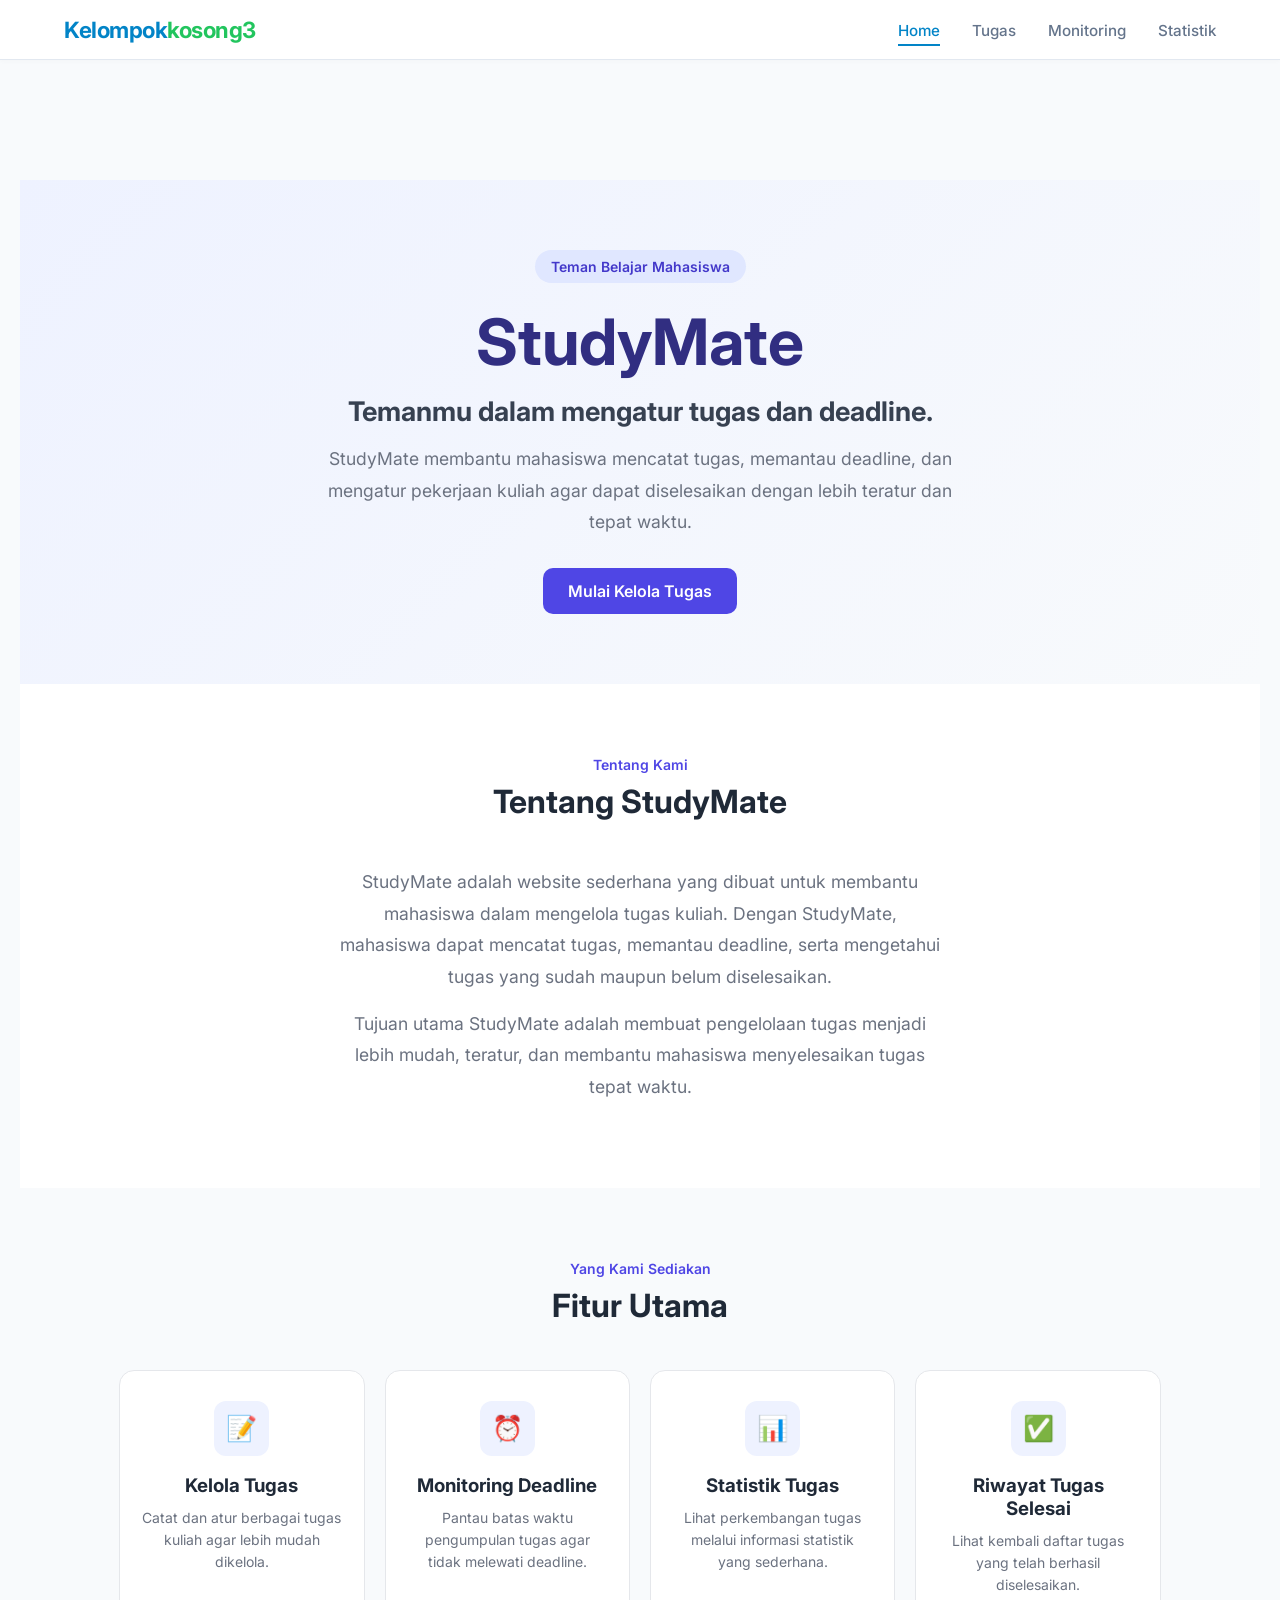
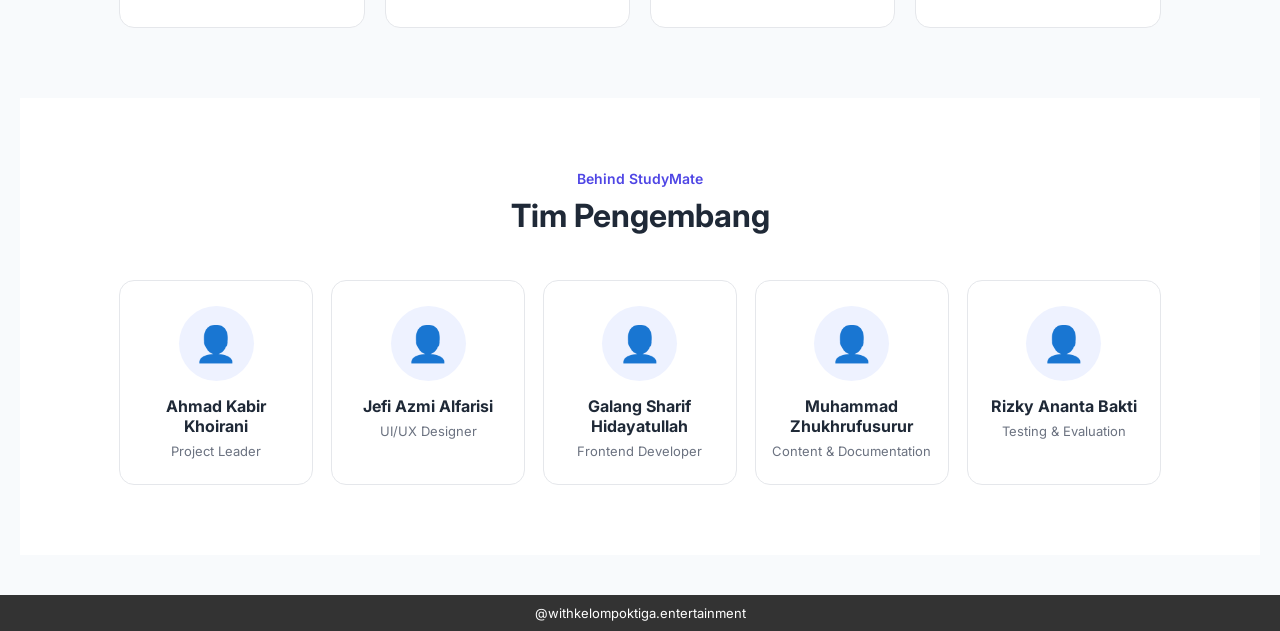
<file: Studymate/index.html>
<!DOCTYPE html>
<html lang="id">
<head>
    <meta charset="UTF-8">
    <meta name="viewport" content="width=device-width, initial-scale=1.0">
    <title>Beranda</title>
    <link rel="stylesheet" href="css/style.css">
    <link href="https://fonts.googleapis.com/css2?family=Inter:wght@400;500;600;700&display=swap" rel="stylesheet">
</head>
<body>
<!-- header -->
<header class="office-header">
    <div class="nav-container">
        <a href="#" class="logo">Kelompok<span>kosong3</span></a>
        <!-- Menu Navigasi -->
        <nav class="nav-menu">
            <ul>
                <li><a href="index.html" class="nav-link active">Home</a></li>
                <li><a href="tugas.html" class="nav-link">Tugas</a></li>
                <li><a href="monitoring.html" class="nav-link">Monitoring</a></li>
                <li><a href="statistik.html" class="nav-link">Statistik</a></li>
            </ul>
        </nav>
        <!-- <button class="action-btn" id="portalBtn">Masuk Portal</button> -->
    </div>
</header>
<!-- header tutup -->

<main class="content-area">
<main class="studymate-home">

    <!-- HERO SECTION -->
    <section class="hero">
        <div class="hero-content">
            <span class="hero-badge">Teman Belajar Mahasiswa</span>

            <h1>StudyMate</h1>

            <h2>
                Temanmu dalam mengatur tugas dan deadline.
            </h2>

            <p>
                StudyMate membantu mahasiswa mencatat tugas,
                memantau deadline, dan mengatur pekerjaan kuliah
                agar dapat diselesaikan dengan lebih teratur dan tepat waktu.
            </p>

            <a href="#" class="btn-primary">
                Mulai Kelola Tugas
            </a>
        </div>
    </section>


    <!-- TENTANG STUDYMATE -->
    <section class="about">
        <div class="section-title">
            <span>Tentang Kami</span>
            <h2>Tentang StudyMate</h2>
        </div>

        <div class="about-content">
            <div class="about-text">
                <p>
                    StudyMate adalah website sederhana yang dibuat untuk
                    membantu mahasiswa dalam mengelola tugas kuliah.
                    Dengan StudyMate, mahasiswa dapat mencatat tugas,
                    memantau deadline, serta mengetahui tugas yang sudah
                    maupun belum diselesaikan.
                </p>

                <p>
                    Tujuan utama StudyMate adalah membuat pengelolaan
                    tugas menjadi lebih mudah, teratur, dan membantu
                    mahasiswa menyelesaikan tugas tepat waktu.
                </p>
            </div>
        </div>
    </section>


    <!-- FITUR UTAMA -->
    <section class="features">
        <div class="section-title">
            <span>Yang Kami Sediakan</span>
            <h2>Fitur Utama</h2>
        </div>

        <div class="feature-container">

            <!-- Card 1 -->
            <div class="feature-card">
                <div class="feature-icon">📝</div>
                <h3>Kelola Tugas</h3>
                <p>
                    Catat dan atur berbagai tugas kuliah
                    agar lebih mudah dikelola.
                </p>
            </div>

            <!-- Card 2 -->
            <div class="feature-card">
                <div class="feature-icon">⏰</div>
                <h3>Monitoring Deadline</h3>
                <p>
                    Pantau batas waktu pengumpulan tugas
                    agar tidak melewati deadline.
                </p>
            </div>

            <!-- Card 3 -->
            <div class="feature-card">
                <div class="feature-icon">📊</div>
                <h3>Statistik Tugas</h3>
                <p>
                    Lihat perkembangan tugas melalui
                    informasi statistik yang sederhana.
                </p>
            </div>

            <!-- Card 4 -->
            <div class="feature-card">
                <div class="feature-icon">✅</div>
                <h3>Riwayat Tugas Selesai</h3>
                <p>
                    Lihat kembali daftar tugas yang
                    telah berhasil diselesaikan.
                </p>
            </div>

        </div>
    </section>


    <!-- TIM PENGEMBANG -->
    <section class="team">
        <div class="section-title">
            <span>Behind StudyMate</span>
            <h2>Tim Pengembang</h2>
        </div>

        <div class="team-container">

            <!-- Anggota 1 -->
            <div class="team-card">
                <div class="avatar">👤</div>
                <h3>Ahmad Kabir Khoirani</h3>
                <p>Project Leader</p>
            </div>

            <!-- Anggota 2 -->
            <div class="team-card">
                <div class="avatar">👤</div>
                <h3>Jefi Azmi Alfarisi</h3>
                <p>UI/UX Designer</p>
            </div>

            <!-- Anggota 3 -->
            <div class="team-card">
                <div class="avatar">👤</div>
                <h3>Galang Sharif Hidayatullah</h3>
                <p>Frontend Developer</p>
            </div>

            <!-- Anggota 4 -->
            <div class="team-card">
                <div class="avatar">👤</div>
                <h3>Muhammad Zhukhrufusurur</h3>
                <p>Content & Documentation</p>
            </div>

            <!-- Anggota 5 -->
            <div class="team-card">
                <div class="avatar">👤</div>
                <h3>Rizky Ananta Bakti</h3>
                <p>Testing & Evaluation</p>
            </div>

        </div>
    </section>

</main>
</main>


<!-- footer -->
<footer>
    @withkelompoktiga.entertainment
</footer>
<!-- footer tutup -->

    <!-- JavaScript untuk Interaksi Tombol -->
<script>
    const btn = document.getElementById('portalBtn');
    btn.addEventListener('click', function() {
        alert('Kalo memang lagi sedih dengerin musik ini aja yaa...');
        btn.textContent = 'Memuat...';
        btn.style.backgroundColor = '#4ade80'; // Hijau muda
        window.location.href = "https://www.youtube.com/watch?v=sEkkb8g-39g";
    });
</script>
<script src="js/script.js"></script>
</body>
</html>
</file>
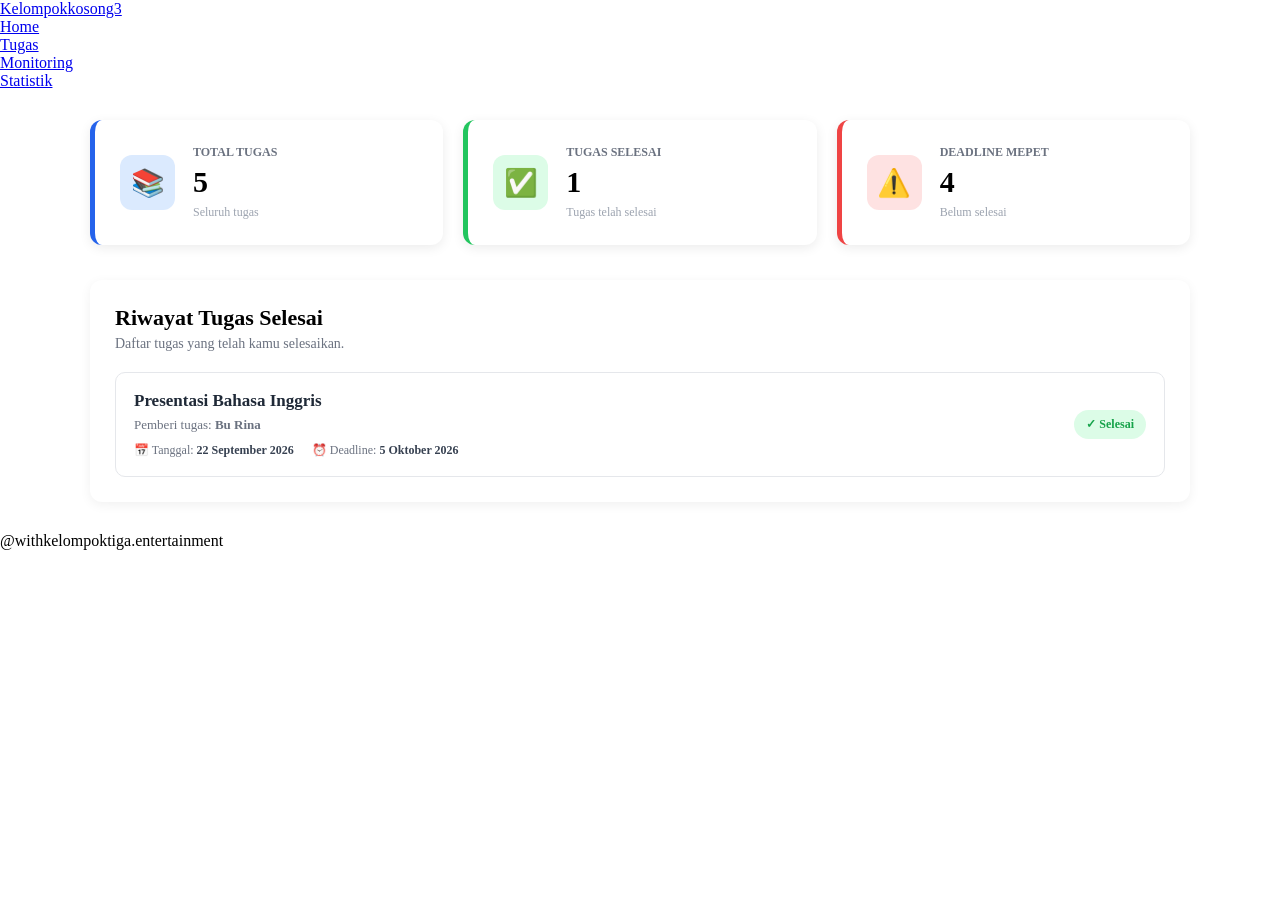
<file: Studymate/statistik.html>
<!DOCTYPE html>
<html lang="id">
<head>
    <meta charset="UTF-8">
    <meta name="viewport" content="width=device-width, initial-scale=1.0">
    <title>Statistik</title>
    <link rel="stylesheet" href="css/statistik.css">
    <link href="https://fonts.googleapis.com/css2?family=Inter:wght@400;500;600;700&display=swap" rel="stylesheet">
</head>
<body>
<!-- header -->
<header class="office-header">
    <div class="nav-container">
        <a href="#" class="logo">Kelompok<span>kosong3</span></a>
        <!-- Menu Navigasi -->
        <nav class="nav-menu">
            <ul>
                <li><a href="index.html" class="nav-link">Home</a></li>
                <li><a href="tugas.html" class="nav-link">Tugas</a></li>
                <li><a href="monitoring.html" class="nav-link">Monitoring</a></li>
                <li><a href="statistik.html" class="nav-link active">Statistik</a></li>
            </ul>
        </nav>
        <!-- <button class="action-btn" id="portalBtn">Masuk Portal</button> -->
    </div>
</header>
<!-- header tutup -->


    <!-- =========================================
         KONTEN UTAMA
         ========================================= -->

    <main class="container">


        <!-- =========================================
             3 KARTU STATISTIK
             ========================================= -->

        <section class="statistics-container">


            <!-- TOTAL TUGAS -->

            <div class="stat-card total">

                <div class="stat-icon">
                    📚
                </div>

                <div class="stat-content">

                    <p class="stat-label">
                        TOTAL TUGAS
                    </p>

                    <h2 id="totalTasks">
                        0
                    </h2>

                    <span>
                        Seluruh tugas
                    </span>

                </div>

            </div>


            <!-- TUGAS SELESAI -->

            <div class="stat-card completed">

                <div class="stat-icon">
                    ✅
                </div>

                <div class="stat-content">

                    <p class="stat-label">
                        TUGAS SELESAI
                    </p>

                    <h2 id="completedTasks">
                        0
                    </h2>

                    <span>
                        Tugas telah selesai
                    </span>

                </div>

            </div>


            <!-- DEADLINE MEPET -->

            <div class="stat-card urgent">

                <div class="stat-icon">
                    ⚠️
                </div>

                <div class="stat-content">

                    <p class="stat-label">
                        DEADLINE MEPET
                    </p>

                    <h2 id="urgentTasks">
                        0
                    </h2>

                    <span>
                        Belum selesai
                    </span>

                </div>

            </div>


        </section>


        <!-- =========================================
             RIWAYAT TUGAS SELESAI
             ========================================= -->

        <section class="history-section">

            <div class="section-header">

                <div>

                    <h2>
                        Riwayat Tugas Selesai
                    </h2>

                    <p>
                        Daftar tugas yang telah kamu selesaikan.
                    </p>

                </div>

            </div>


            <!-- =====================================
                 DAFTAR RIWAYAT
                 ===================================== -->

            <div id="historyList" class="history-list">

                <!-- Data riwayat akan dimasukkan
                     melalui JavaScript -->

            </div>


            <!-- =====================================
                 PESAN JIKA BELUM ADA TUGAS SELESAI
                 ===================================== -->

            <div id="emptyHistory" class="empty-history hidden">

                <div class="empty-icon">
                    📝
                </div>

                <h3>
                    Belum ada tugas yang diselesaikan.
                </h3>

                <p>
                    Tugas yang sudah selesai akan muncul di sini.
                </p>

            </div>


        </section>


    </main>
<!-- footer -->
<footer>
    @withkelompoktiga.entertainment
</footer>
<!-- footer tutup -->
 <script src="js/statistik.js"></script>
</body>
</html>
</file>
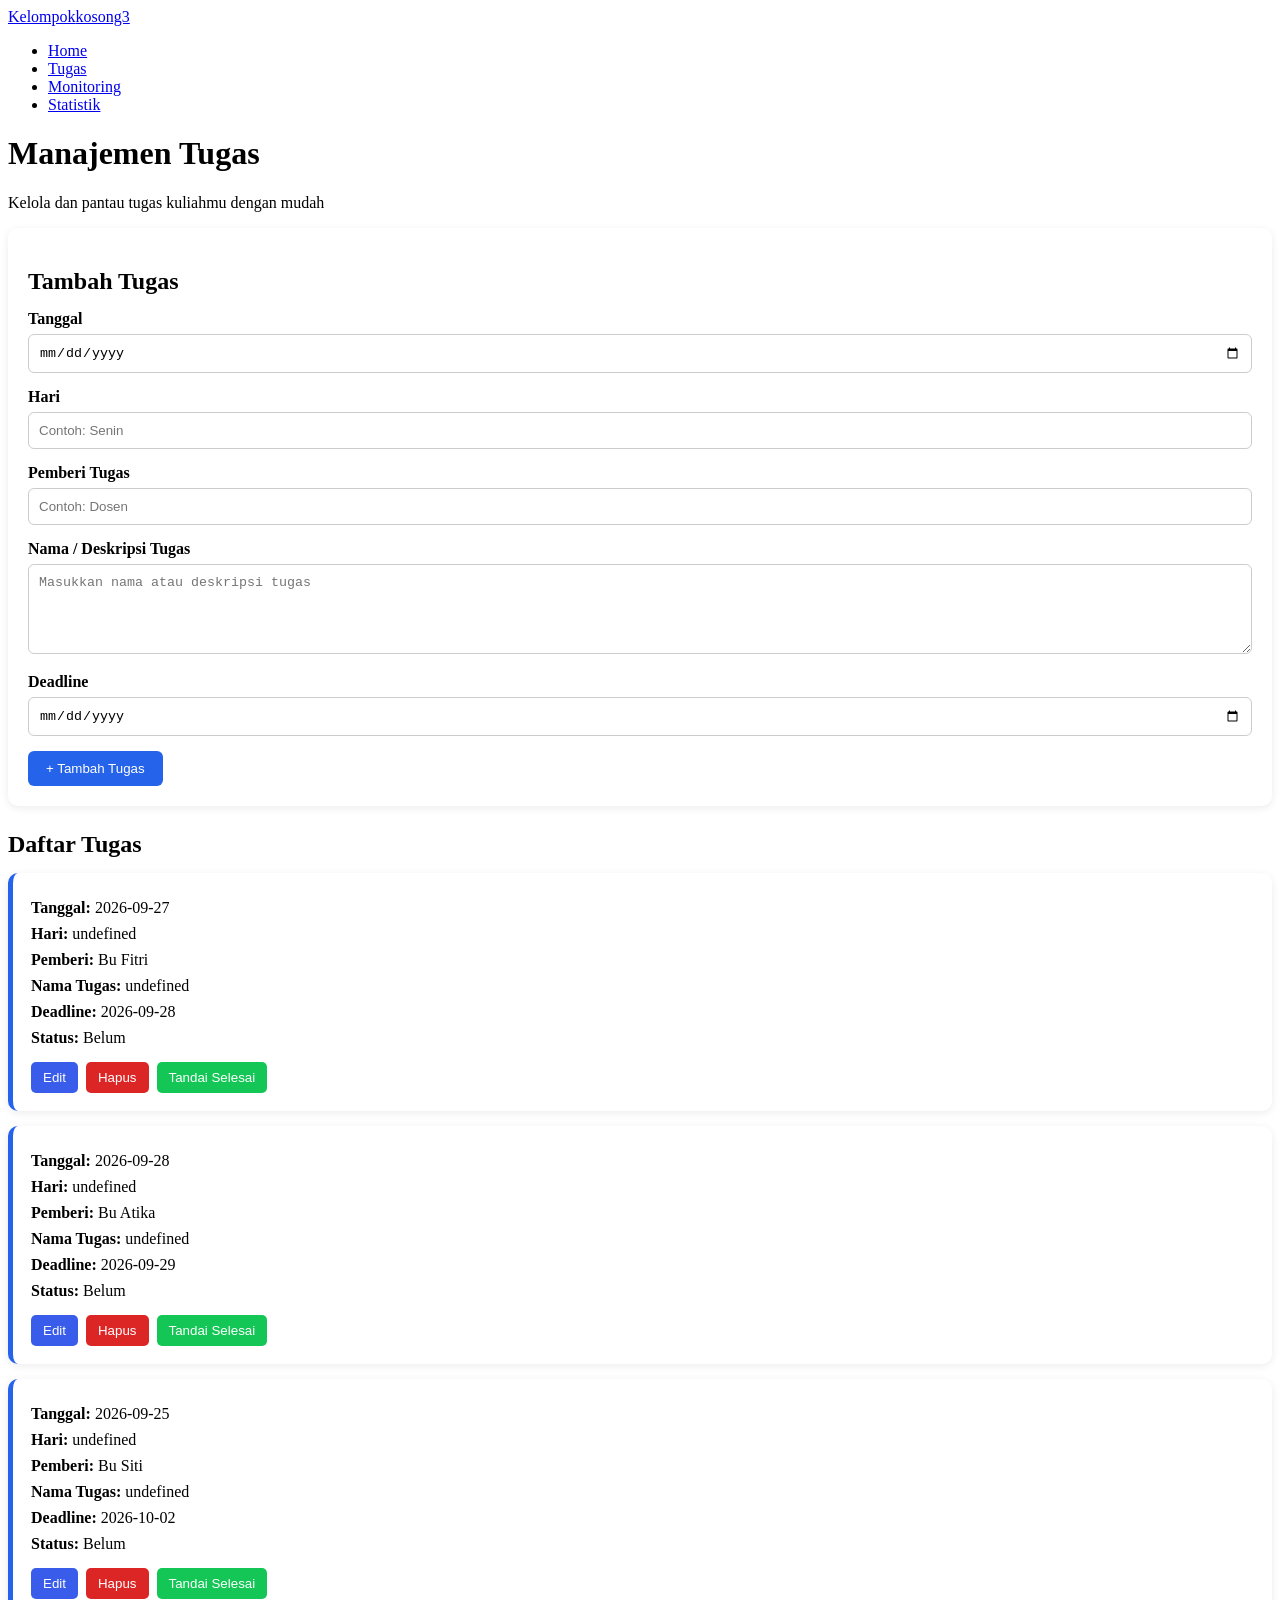
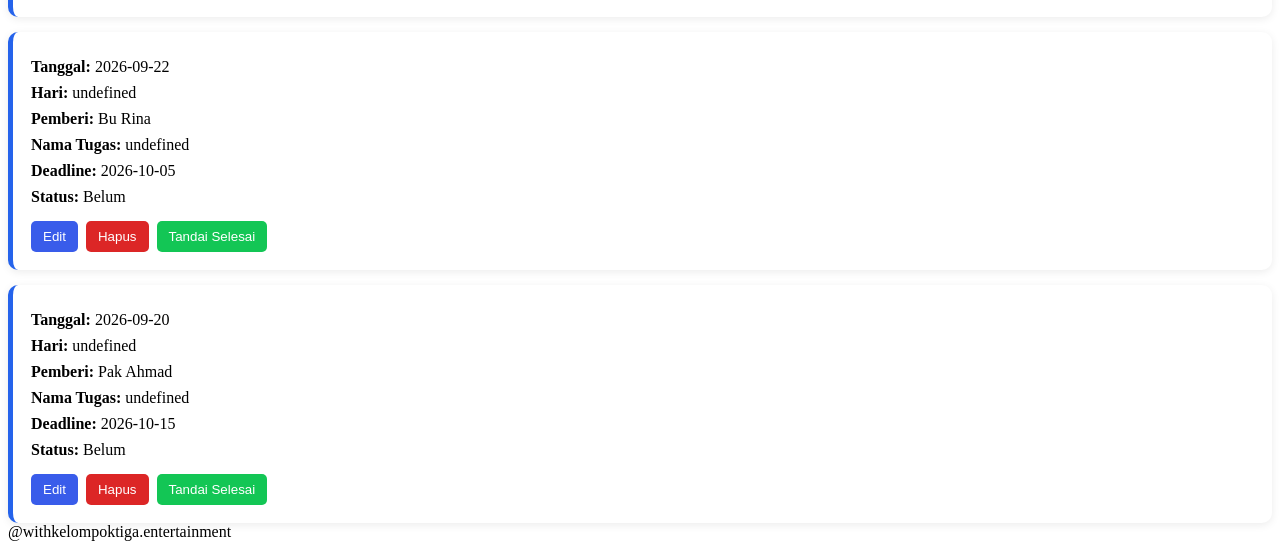
<file: Studymate/tugas.html>
<!DOCTYPE html>
<html lang="id">
<head>
    <meta charset="UTF-8">
    <meta name="viewport" content="width=device-width, initial-scale=1.0">
    <title>Tugas</title>
    <link rel="stylesheet" href="css/tugas.css">
    <link href="https://fonts.googleapis.com/css2?family=Inter:wght@400;500;600;700&display=swap" rel="stylesheet">
</head>
<body>
<!-- header -->
<header class="office-header">
    <div class="nav-container">
        <a href="#" class="logo">Kelompok<span>kosong3</span></a>
        <!-- Menu Navigasi -->
        <nav class="nav-menu">
            <ul>
                <li><a href="index.html" class="nav-link">Home</a></li>
                <li><a href="tugas.html" class="nav-link active">Tugas</a></li>
                <li><a href="monitoring.html" class="nav-link">Monitoring</a></li>
                <li><a href="statistik.html" class="nav-link">Statistik</a></li>
            </ul>
        </nav>
        <!-- <button class="action-btn" id="portalBtn">Masuk Portal</button> -->
    </div>
</header>
<!-- header tutup -->

<main class="content-area">
   
   <h1>Manajemen Tugas</h1>
    <p>Kelola dan pantau tugas kuliahmu dengan mudah</p>

<!-- Form untuk menambahkan tugas baru -->
<div class="form-tugas">
    <h2>Tambah Tugas</h2>

    <form id="form-tambah-tugas">

        <div class="form-group">
            <label for="input-tanggal">Tanggal</label>
            <input type="date" id="input-tanggal" name="tanggal" required>
        </div>

        <div class="form-group">
            <label for="input-hari">Hari</label>
            <input type="text" id="input-hari" name="hari"
                   placeholder="Contoh: Senin" required>
        </div>

        <div class="form-group">
            <label for="input-pemberi">Pemberi Tugas</label>
            <input type="text" id="input-pemberi" name="pemberi"
                   placeholder="Contoh: Dosen" required>
        </div>

        <div class="form-group">
            <label for="input-tugas">Nama / Deskripsi Tugas</label>
            <textarea id="input-tugas" name="tugas"
                      placeholder="Masukkan nama atau deskripsi tugas"
                      required></textarea>
        </div>

        <div class="form-group">
            <label for="input-deadline">Deadline</label>
            <input type="date" id="input-deadline" name="deadline" required>
        </div>

        <button type="submit" id="btn-tambah-tugas">
            + Tambah Tugas
        </button>

    </form>
</div>

<!-- Daftar tugas -->
<div class="daftar-tugas">
    <h2>Daftar Tugas</h2>

    <div id="list-tugas">
        <!-- Data tugas akan dibuat otomatis oleh JavaScript -->
    </div>
</div>

</main>

<!-- footer -->
<footer>
    @withkelompoktiga.entertainment
</footer>
<!-- footer tutup -->
     <script src="js/tugas.js"></script>
</body>
</html>
</file>
<file: Studymate/css/style.css>
/* Pengaturan Dasar */
* {
    box-sizing: border-box;
    margin: 0;
    padding: 0;
}

body {
    background-color: #f8fafc; 
    color: #334155; 
    font-family: 'Inter', sans-serif;
    margin: 0;
    min-height: 100vh;
    display: flex;
    flex-direction: column;
}

/* Header & Navigasi Kantor */
.office-header {
    background: #ffffff; 
    border-bottom: 1px solid #e2e8f0;
    position: fixed;
    top: 0;
    left: 0;
    width: 100%;
    z-index: 1000;
    box-shadow: 0 2px 4px rgba(0, 0, 0, 0.02);
}

.nav-container {
    max-width: 1200px;
    margin: 0 auto;
    display: flex;
    justify-content: space-between;
    align-items: center;
    padding: 16px 24px;
}

.logo {
    font-weight: 700;
    font-size: 1.4rem;
    color: #0284c7; 
    text-decoration: none;
    letter-spacing: -0.5px;
}

.logo span {
    color: #22c55e; 
}

/* Daftar Menu */
.nav-menu ul {
    list-style: none;
    display: flex;
    gap: 32px;
}

/* Tautan Menu */
.nav-link {
    text-decoration: none;
    color: #64748b;
    font-size: 0.95rem;
    font-weight: 500;
    position: relative;
    transition: color 0.2s ease;
}

/* Efek Garis Bawah saat Hover (Warna Biru) */
.nav-link::after {
    content: '';
    position: absolute;
    width: 0;
    height: 2px;
    bottom: -6px;
    left: 0;
    background-color: #0284c7;
    transition: width 0.2s ease;
}

.nav-link:hover, .nav-link.active {
    color: #0284c7;
}

.nav-link:hover::after, .nav-link.active::after {
    width: 100%;
}

/* Tombol Aksi Korporat (Warna Biru dengan Aksen Hijau) */
.action-btn {
    margin: 20px;
    background-color: #0284c7;
    border: none;
    color: #ffffff;
    padding: 10px 20px;
    font-family: 'Inter', sans-serif;
    font-size: 0.9rem;
    font-weight: 600;
    border-radius: 6px;
    cursor: pointer;
    transition: background-color 0.2s ease, transform 0.1s ease;
}

/* Efek saat tombol disentuh mouse (Berubah ke hijau muda segar) */
.action-btn:hover {
    background-color: #16a34a; 
    transform: translateY(-1px);
}

/* Area Konten Contoh */
.content-area {
    margin-top: 140px;
    text-align: center;
    padding: 40px 20px;
}

.content-area h1 {
    font-size: 2.2rem;
    font-weight: 700;
    color: #0f172a;
    margin-bottom: 12px;
}

.content-area p {
    color: #64748b;
    font-size: 1.1rem;
    max-width: 600px;
    margin: 0 auto;
}

.transisi {
    display: flex;
    justify-content: center;
}

footer {
    background-color: #333;
    color: white;
    text-align: center;
    padding: 10px;
    position: static;
    font-size: small;
    margin-top: auto;
}

/* ==================================================
   TAMBAHAN CSS - BERANDA STUDYMATE
   ================================================== */

/* GENERAL */
.studymate-home {
    width: 100%;
    overflow: hidden;
}

.studymate-home section {
    padding: 70px 8%;
}

.section-title {
    text-align: center;
    margin-bottom: 45px;
}

.section-title span {
    font-size: 14px;
    font-weight: 600;
    color: #4f46e5;
}

.section-title h2 {
    font-size: 32px;
    margin-top: 8px;
    color: #1f2937;
}


/* =========================
   HERO
   ========================= */

.hero {
    min-height: 500px;
    display: flex;
    align-items: center;
    justify-content: center;
    text-align: center;

    background: linear-gradient(
        135deg,
        #eef2ff,
        #f8fafc
    );
}

.hero-content {
    max-width: 750px;
}

.hero-badge {
    display: inline-block;
    padding: 8px 16px;
    border-radius: 30px;
    background: #e0e7ff;
    color: #4338ca;
    font-size: 14px;
    font-weight: 600;
    margin-bottom: 20px;
}

.hero h1 {
    font-size: 64px;
    margin: 0;
    color: #312e81;
}

.hero h2 {
    font-size: 27px;
    color: #374151;
    margin: 15px 0;
}

.hero p {
    max-width: 650px;
    margin: 0 auto 30px;
    line-height: 1.8;
    color: #6b7280;
}


/* TOMBOL */
.btn-primary {
    display: inline-block;
    padding: 13px 25px;
    border-radius: 10px;

    background: #4f46e5;
    color: white;

    text-decoration: none;
    font-weight: 600;

    transition: 0.3s;
}

.btn-primary:hover {
    background: #3730a3;
    transform: translateY(-2px);
}


/* =========================
   TENTANG STUDYMATE
   ========================= */

.about {
    background: white;
}

.about-content {
    max-width: 850px;
    margin: auto;
    text-align: center;
}

.about-text p {
    color: #6b7280;
    line-height: 1.8;
    margin-bottom: 15px;
}


/* =========================
   FITUR UTAMA
   ========================= */

.features {
    background: #f8fafc;
}

.feature-container {
    display: grid;
    grid-template-columns: repeat(4, 1fr);
    gap: 20px;
}

.feature-card {
    background: white;
    padding: 30px 22px;
    border-radius: 15px;
    text-align: center;

    border: 1px solid #e5e7eb;

    transition: 0.3s;
}

.feature-card:hover {
    transform: translateY(-5px);
    box-shadow: 0 10px 25px rgba(0, 0, 0, 0.08);
}

.feature-icon {
    width: 55px;
    height: 55px;

    margin: 0 auto 18px;

    display: flex;
    align-items: center;
    justify-content: center;

    background: #eef2ff;
    border-radius: 12px;

    font-size: 25px;
}

.feature-card h3 {
    color: #1f2937;
    margin-bottom: 10px;
}

.feature-card p {
    color: #6b7280;
    line-height: 1.6;
    font-size: 14px;
}


/* =========================
   TIM PENGEMBANG
   ========================= */

.team {
    background: white;
}

.team-container {
    display: grid;
    grid-template-columns: repeat(5, 1fr);
    gap: 18px;
}

.team-card {
    padding: 25px 15px;
    text-align: center;

    border: 1px solid #e5e7eb;
    border-radius: 15px;

    transition: 0.3s;
}

.team-card:hover {
    transform: translateY(-5px);
    box-shadow: 0 8px 20px rgba(0, 0, 0, 0.07);
}

.avatar {
    width: 75px;
    height: 75px;

    margin: 0 auto 15px;

    display: flex;
    align-items: center;
    justify-content: center;

    border-radius: 50%;

    background: #eef2ff;

    font-size: 35px;
}

.team-card h3 {
    font-size: 16px;
    color: #1f2937;
    margin-bottom: 7px;
}

.team-card p {
    font-size: 13px;
    color: #6b7280;
}


/* =========================
   RESPONSIVE
   ========================= */

@media (max-width: 1000px) {

    .feature-container {
        grid-template-columns: repeat(2, 1fr);
    }

    .team-container {
        grid-template-columns: repeat(3, 1fr);
    }

}


@media (max-width: 600px) {

    .studymate-home section {
        padding: 50px 6%;
    }

    .hero h1 {
        font-size: 45px;
    }

    .hero h2 {
        font-size: 21px;
    }

    .feature-container {
        grid-template-columns: 1fr;
    }

    .team-container {
        grid-template-columns: 1fr;
    }

}

/* CSS Tugas */


/* CSS Monitoring */


/* CSS Statik */
</file>
<file: Studymate/css/statistik.css>
/* =========================================
   STUDYMATE
   HALAMAN STATISTIK & RIWAYAT
   ========================================= */


/* =========================================
   RESET DASAR
   ========================================= */

* {
    margin: 0;
    padding: 0;
    box-sizing: border-box;
}




/* =========================================
   CONTAINER
   ========================================= */

.container {

    width: 90%;

    max-width: 1100px;

    margin: 30px auto;

}


/* =========================================
   STATISTICS CONTAINER
   ========================================= */

.statistics-container {

    display: grid;

    grid-template-columns:
        repeat(3, 1fr);

    gap: 20px;

    margin-bottom: 35px;

}


/* =========================================
   STAT CARD
   ========================================= */

.stat-card {

    background-color: white;

    border-radius: 12px;

    padding: 25px;

    display: flex;

    align-items: center;

    gap: 18px;

    box-shadow:
        0 3px 12px rgba(0, 0, 0, 0.08);

    border-left: 5px solid;

}


/* =========================================
   WARNA CARD
   ========================================= */

.stat-card.total {

    border-left-color: #2563eb;

}


.stat-card.completed {

    border-left-color: #22c55e;

}


.stat-card.urgent {

    border-left-color: #ef4444;

}


/* =========================================
   ICON STATISTIK
   ========================================= */

.stat-icon {

    width: 55px;

    height: 55px;

    border-radius: 12px;

    display: flex;

    align-items: center;

    justify-content: center;

    font-size: 27px;

}


/* Warna background icon */

.total .stat-icon {

    background-color: #dbeafe;

}


.completed .stat-icon {

    background-color: #dcfce7;

}


.urgent .stat-icon {

    background-color: #fee2e2;

}


/* =========================================
   ISI STATISTIK
   ========================================= */

.stat-label {

    font-size: 12px;

    font-weight: bold;

    color: #6b7280;

    margin-bottom: 5px;

}


.stat-content h2 {

    font-size: 30px;

    margin-bottom: 3px;

}


.stat-content span {

    font-size: 12px;

    color: #9ca3af;

}


/* =========================================
   BAGIAN RIWAYAT
   ========================================= */

.history-section {

    background-color: white;

    border-radius: 12px;

    padding: 25px;

    box-shadow:
        0 3px 12px rgba(0, 0, 0, 0.06);

}


.section-header {

    margin-bottom: 20px;

}


.section-header h2 {

    font-size: 22px;

    margin-bottom: 5px;

}


.section-header p {

    color: #6b7280;

    font-size: 14px;

}


/* =========================================
   LIST RIWAYAT
   ========================================= */

.history-list {

    display: flex;

    flex-direction: column;

    gap: 14px;

}


/* =========================================
   CARD RIWAYAT
   ========================================= */

.history-card {

    border: 1px solid #e5e7eb;

    border-radius: 10px;

    padding: 18px;

    display: flex;

    justify-content: space-between;

    align-items: center;

    gap: 20px;

    transition:
        transform 0.2s ease,
        box-shadow 0.2s ease;

}


.history-card:hover {

    transform: translateY(-2px);

    box-shadow:
        0 4px 12px rgba(0, 0, 0, 0.08);

}


/* =========================================
   INFORMASI RIWAYAT
   ========================================= */

.history-info {

    flex: 1;

}


.history-title {

    font-size: 17px;

    margin-bottom: 6px;

    color: #1f2937;

}


.history-giver {

    font-size: 13px;

    color: #6b7280;

    margin-bottom: 10px;

}


/* =========================================
   DETAIL RIWAYAT
   ========================================= */

.history-details {

    display: flex;

    gap: 18px;

    flex-wrap: wrap;

}


.history-detail {

    font-size: 12px;

    color: #6b7280;

}


.history-detail strong {

    color: #374151;

}


/* =========================================
   STATUS SELESAI
   ========================================= */

.completed-status {

    background-color: #dcfce7;

    color: #16a34a;

    padding: 7px 12px;

    border-radius: 20px;

    font-size: 12px;

    font-weight: bold;

    white-space: nowrap;

}


/* =========================================
   EMPTY STATE
   ========================================= */

.empty-history {

    text-align: center;

    padding: 50px 20px;

}


.empty-icon {

    font-size: 45px;

    margin-bottom: 15px;

}


.empty-history h3 {

    font-size: 18px;

    margin-bottom: 8px;

}


.empty-history p {

    color: #6b7280;

    font-size: 14px;

}


.hidden {

    display: none;

}


/* =========================================
   RESPONSIVE
   ========================================= */

@media (max-width: 800px) {

    .statistics-container {

        grid-template-columns: 1fr;

    }


    .history-card {

        flex-direction: column;

        align-items: flex-start;

    }


    .completed-status {

        align-self: flex-start;

    }

}


@media (max-width: 500px) {

    .header h1 {

        font-size: 26px;

    }


    .container {

        width: 92%;

    }


    .history-section {

        padding: 18px;

    }


    .history-details {

        flex-direction: column;

        gap: 7px;

    }

}
</file>
<file: Studymate/css/tugas.css>
/* ================================
HALAMAN MANAJEMEN TUGAS
================================ */

.tugas-page {
padding: 20px;
}

/* Form tambah tugas */
.form-tugas {
background-color: #ffffff;
padding: 20px;
margin-bottom: 25px;
border-radius: 10px;
box-shadow: 0 2px 8px rgba(0, 0, 0, 0.08);
}

.form-tugas h2,
.daftar-tugas h2 {
margin-bottom: 15px;
}

.form-group {
margin-bottom: 15px;
}

.form-group label {
display: block;
margin-bottom: 6px;
font-weight: bold;
}

.form-group input,
.form-group textarea {
width: 100%;
padding: 10px;
border: 1px solid #ccc;
border-radius: 6px;
box-sizing: border-box;
}

.form-group textarea {
min-height: 90px;
resize: vertical;
}

/* Tombol tambah tugas */
#btn-tambah-tugas {
padding: 10px 18px;
border: none;
border-radius: 6px;
background-color: #2563eb;
color: white;
cursor: pointer;
}

#btn-tambah-tugas:hover {
background-color: #1d4ed8;
}

/* Daftar/card tugas */
#list-tugas {
display: grid;
gap: 15px;
}

.task-card {
background-color: #ffffff;
padding: 18px;
border-radius: 10px;
border-left: 5px solid #2563eb;
box-shadow: 0 2px 8px rgba(0, 0, 0, 0.08);
}

.task-info p {
margin: 8px 0;
}

.task-actions {
display: flex;
gap: 8px;
margin-top: 15px;
flex-wrap: wrap;
}

.task-actions button {
padding: 8px 12px;
border: none;
border-radius: 5px;
cursor: pointer;
}

/* Tombol edit */
.btn-edit-tugas {
background-color: #395cea;
color: white;
}

/* Tombol hapus */
.btn-hapus-tugas {
background-color: #dc2626;
color: white;
}

/* Tombol selesai */
.btn-selesai-tugas {
background-color: #13c655;
color: white;
}
</file>
